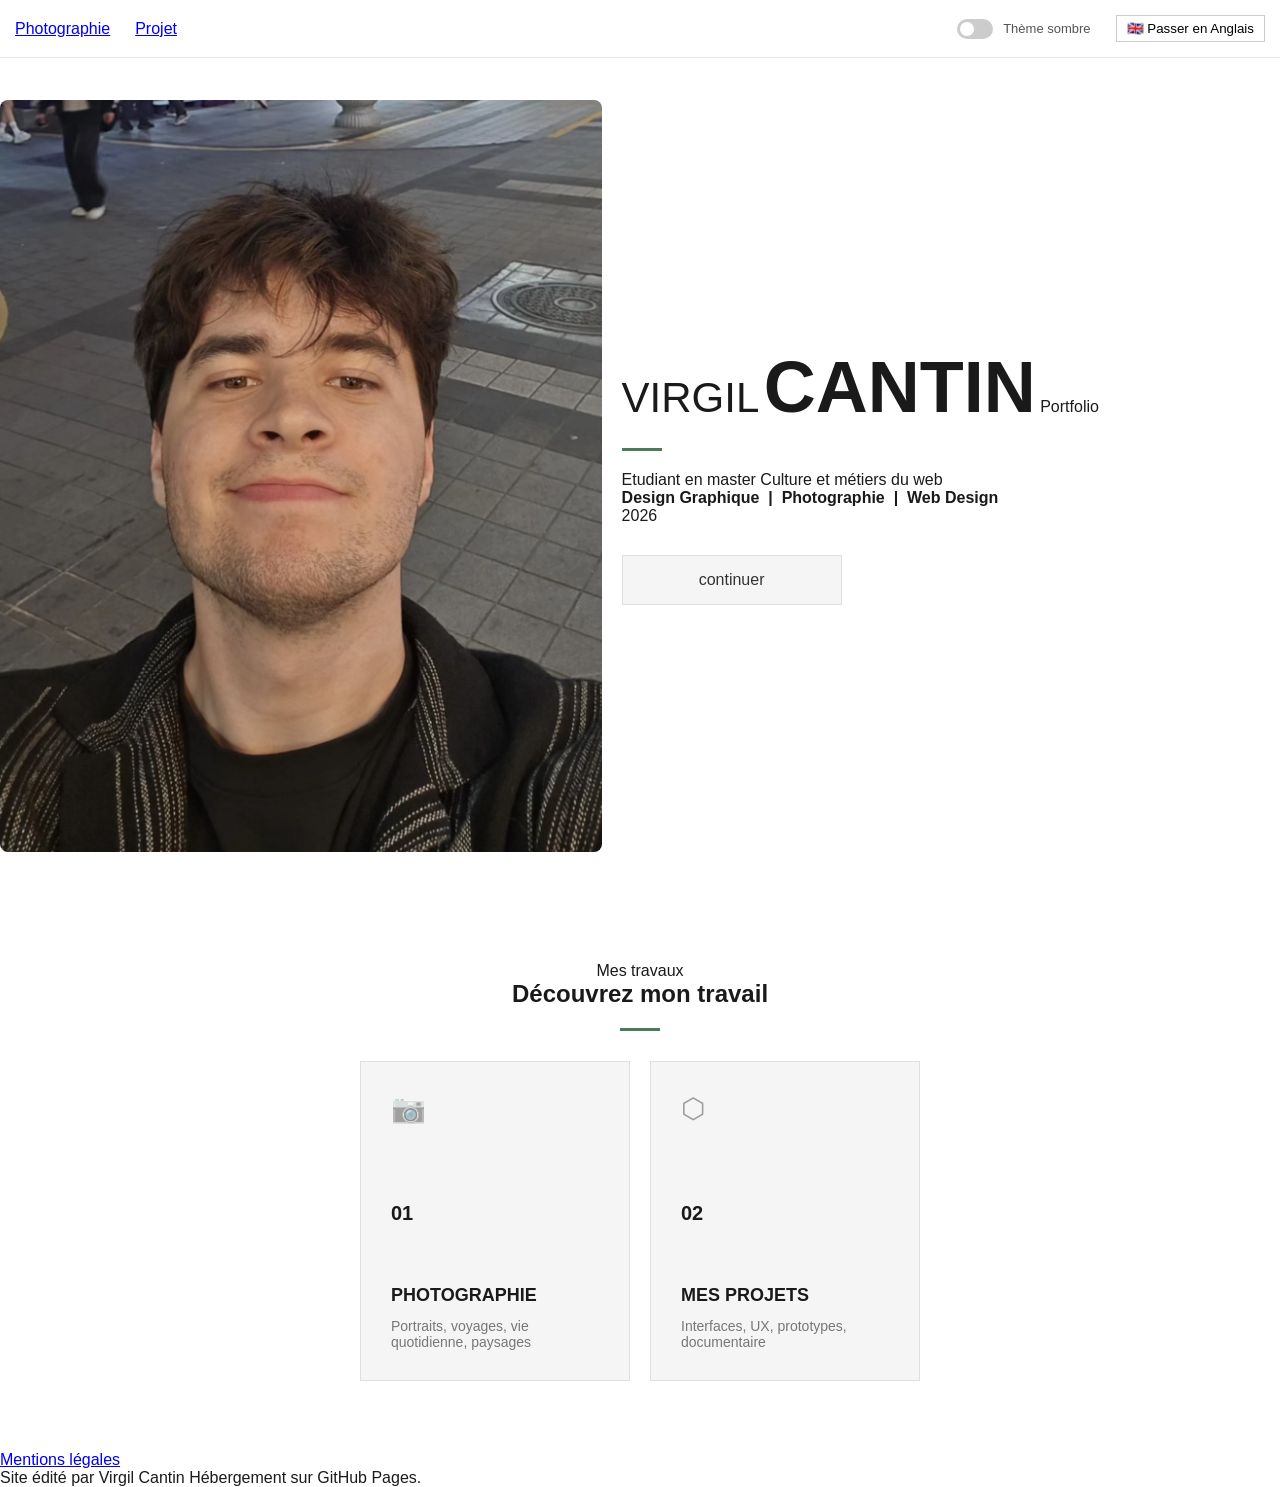
<file: index.html>
<!DOCTYPE html>
<html lang="fr">
<head>
  <meta charset="UTF-8">
  <meta name="viewport" content="width=device-width, initial-scale=1.0">
  <title>Portfolio Accueil</title>
  <link rel="stylesheet" href="index.css" />
  <script src="index.js" defer></script>
</head>

<body>

  <div class="navbar">
    <nav class="menu">
      <a href="photographie.html">Photographie</a>
      <a href="projet.html">Projet</a>
    </nav>

    <div class="contrôles">
      <label class="bouton">
        <label class="interrupteur">
          <input type="checkbox" id="interrupteurSombre" onchange="basculerTheme()" />
          <span class="curseur"></span>
        </label>
        Thème sombre
      </label>
      <button class="bouton-langue" onclick="basculerLangue()">🇬🇧 Passer en Anglais</button>
    </div>
  </div>
  <section class="section" id="section">
    <div class="section-gauche">
      <img class="imageprofil" src="Photo/Screenshot_20260427_023342_Gallery.jpg" alt="photo de profil">
    </div>

    <div class="section-droite">
      <div class="section-contenu">
        <div class="section-nom">
          <span class="nom">Virgil</span>
          <span class="prénom">CANTIN</span>
          <span class="portfolio">Portfolio</span>
        </div>
        <div class="barre"></div>
        <p class="Titre" id="Titre">Etudiant en master Culture et métiers du web</p>
        <p class="Titre"><strong>Design Graphique &nbsp;|&nbsp; Photographie &nbsp;|&nbsp; Web Design</strong></p>
        <p class="année">2026</p>
        <a href="#categories" class="continuer-btn" id="btn-continuer">continuer</a>
      </div>
    </div>
  </section>

  <section class="categories" id="categories">
    <div class="categories-titre">
      <p class="Titre-cat" id="Titre-cat">Mes travaux</p>
      <h2 id="cat-titre">Découvrez mon travail</h2>
      <div class="barre2"></div>
    </div>

    <div class="case">

      <a href="photographie.html" class="lien">
        <span class="case-icone">📷</span>
        <span class="case-flèche">→</span>
        <span class="case-nombre">01</span>
        <span class="case-titre" id="case1-titre">Photo&shy;graphie</span>
        <span class="case-desc" id="case1-desc">Portraits, voyages, vie quotidienne, paysages</span>
      </a>

      <a href="projet.html" class="lien">
        <span class="case-icone">⬡</span>
        <span class="case-flèche">→</span>
        <span class="case-nombre">02</span>
        <span class="case-titre" id="case2-titre">Mes projets</span>
        <span class="case-desc" id="case2-desc">Interfaces, UX, prototypes, documentaire</span>
      </a>

    </div>
  </section>
  <footer>
    <section>
      <a href="mentionslégales.html"> Mentions légales</a>
      <p>
        Site édité par Virgil Cantin
        Hébergement sur GitHub Pages.
      </p>
    </section>
  </footer>
</body>

</html>
</file>
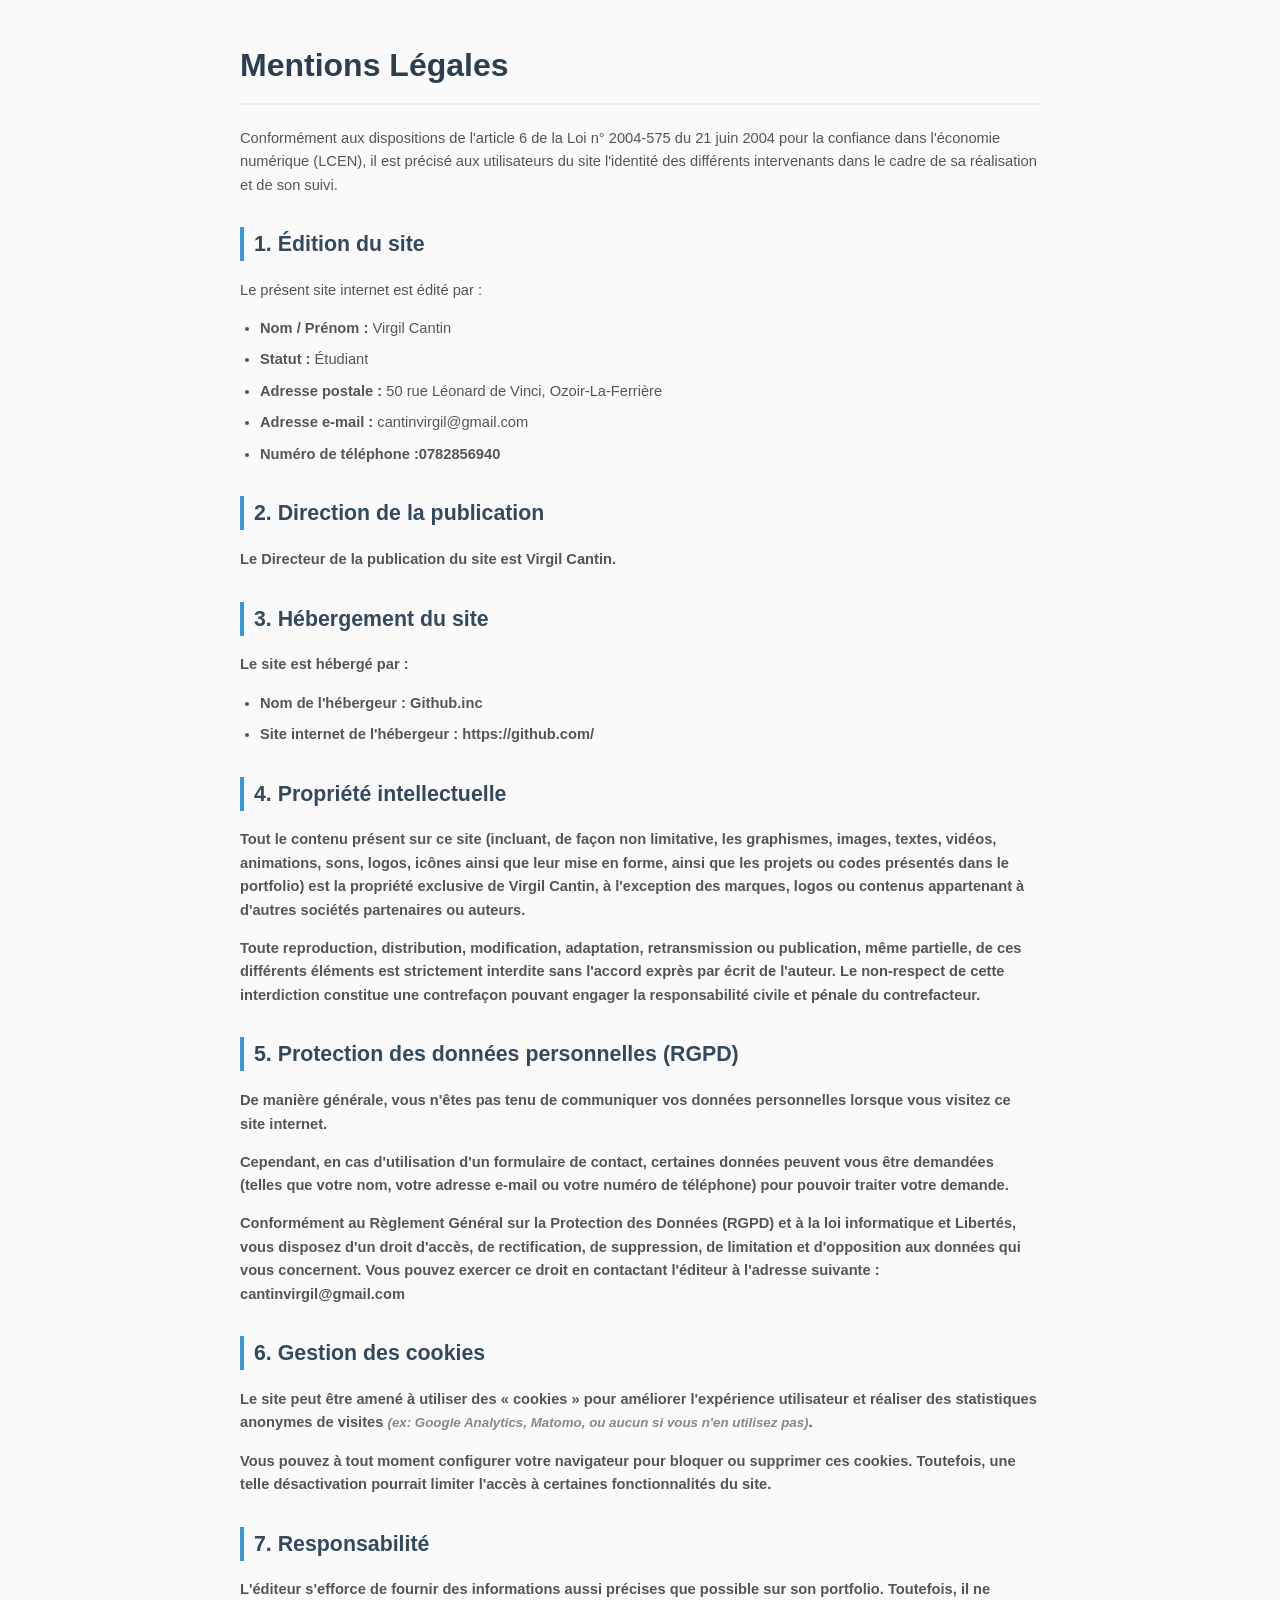
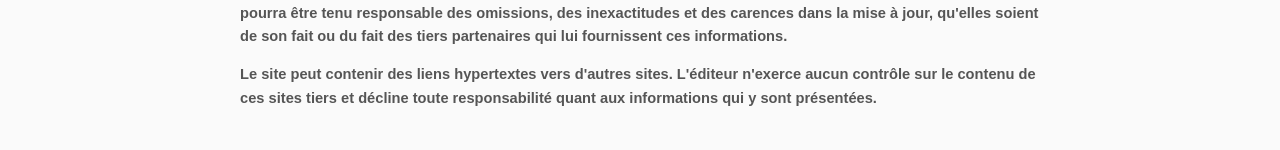
<file: mentionslégales.html>
<!--https://share.gemini.google/ptEBo5l59qn0 mentions légales générés-->
<!DOCTYPE html>
<html lang="fr">
<head>
    <meta charset="UTF-8">
    <meta name="viewport" content="width=device-width, initial-scale=1.0">
    <title>Mentions Légales - Portfolio</title>
  <link rel="stylesheet" href="mentionlégales.css" />
</head>
<body>

    <h1>Mentions Légales</h1>
    <p>Conformément aux dispositions de l'article 6 de la Loi n° 2004-575 du 21 juin 2004 pour la confiance dans l'économie numérique (LCEN), il est précisé aux utilisateurs du site l'identité des différents intervenants dans le cadre de sa réalisation et de son suivi.</p>

    <h2>1. Édition du site</h2>
    <p>Le présent site internet est édité par :</p>
    <ul>
        <li><strong>Nom / Prénom :</strong> Virgil Cantin</li>
        <li><strong>Statut :</strong> Étudiant</li>
        <li><strong>Adresse postale :</strong> 50 rue Léonard de Vinci, Ozoir-La-Ferrière</li>
        <li><strong>Adresse e-mail :</strong> cantinvirgil@gmail.com</li>
        <li><strong>Numéro de téléphone :0782856940</li>
    </ul>

    <h2>2. Direction de la publication</h2>
    <p>Le Directeur de la publication du site est <strong>Virgil Cantin</strong>.</p>

    <h2>3. Hébergement du site</h2>
    <p>Le site est hébergé par :</p>
    <ul>
        <li><strong>Nom de l'hébergeur :</strong> Github.inc</li>
        <li><strong>Site internet de l'hébergeur :</strong> https://github.com/</li>
    </ul>

    <h2>4. Propriété intellectuelle</h2>
    <p>Tout le contenu présent sur ce site (incluant, de façon non limitative, les graphismes, images, textes, vidéos, animations, sons, logos, icônes ainsi que leur mise en forme, ainsi que les projets ou codes présentés dans le portfolio) est la propriété exclusive de <strong>Virgil Cantin</strong>, à l'exception des marques, logos ou contenus appartenant à d'autres sociétés partenaires ou auteurs.</p>
    <p>Toute reproduction, distribution, modification, adaptation, retransmission ou publication, même partielle, de ces différents éléments est strictement interdite sans l'accord exprès par écrit de l'auteur. Le non-respect de cette interdiction constitue une contrefaçon pouvant engager la responsabilité civile et pénale du contrefacteur.</p>

    <h2>5. Protection des données personnelles (RGPD)</h2>
    <p>De manière générale, vous n'êtes pas tenu de communiquer vos données personnelles lorsque vous visitez ce site internet.</p>
    <p>Cependant, en cas d'utilisation d'un formulaire de contact, certaines données peuvent vous être demandées (telles que votre nom, votre adresse e-mail ou votre numéro de téléphone) pour pouvoir traiter votre demande.</p>
    <p>Conformément au Règlement Général sur la Protection des Données (RGPD) et à la loi informatique et Libertés, vous disposez d'un droit d'accès, de rectification, de suppression, de limitation et d'opposition aux données qui vous concernent. Vous pouvez exercer ce droit en contactant l'éditeur à l'adresse suivante : cantinvirgil@gmail.com </p>

    <h2>6. Gestion des cookies</h2>
    <p>Le site peut être amené à utiliser des « cookies » pour améliorer l'expérience utilisateur et réaliser des statistiques anonymes de visites <span class="comment">(ex: Google Analytics, Matomo, ou aucun si vous n'en utilisez pas)</span>.</p>
    <p>Vous pouvez à tout moment configurer votre navigateur pour bloquer ou supprimer ces cookies. Toutefois, une telle désactivation pourrait limiter l'accès à certaines fonctionnalités du site.</p>

    <h2>7. Responsabilité</h2>
    <p>L'éditeur s'efforce de fournir des informations aussi précises que possible sur son portfolio. Toutefois, il ne pourra être tenu responsable des omissions, des inexactitudes et des carences dans la mise à jour, qu'elles soient de son fait ou du fait des tiers partenaires qui lui fournissent ces informations.</p>
    <p>Le site peut contenir des liens hypertextes vers d'autres sites. L'éditeur n'exerce aucun contrôle sur le contenu de ces sites tiers et décline toute responsabilité quant aux informations qui y sont présentées.</p>

</body>
</html>
</file>
<file: index.css>
* {
      box-sizing: border-box;
      margin: 0px;
      padding: 0px;
  }

  html {
      scroll-behavior: smooth;
  }

  /*https://claude.ai/share/2a9bcd50-3921-48bc-a5e4-06797c3963a7 utilisation pour les carrés de catégories*/
  /*https://share.gemini.google/ObUppY1meS0N problème de dimension*/

  body {
      font-family: 'Helvetica Neue', Helvetica, Arial, sans-serif;
      color: #1a1a1a;
      background-color: #ffffff;
      overflow-x: hidden;
  }

  .navbar {
      position: fixed;
      top: 0;
      left: 0;
      width: 100%;
      z-index: 100;
      display: flex;
      justify-content: space-between;
      align-items: center;
      padding: 15px;
      background-color: rgba(255, 255, 255, 0.8);
      border-bottom: 1px solid #e8e8e8;
      backdrop-filter: blur(6px);
  }

  .contrôles,

  .menu {
      display: flex;
      align-items: center;
      gap: 25px;
  }

  .bouton {
      display: flex;
      align-items: center;
      gap: 10px;
      font-size: 13px;
      color: #555;
      cursor: pointer;
  }

  .bouton-langue {
      padding: 5px 10px;
      border: 1px solid #ccc;
      background-color: white;
      cursor: pointer;
  }

  .bouton-langue:hover {
      border-color: #4a7c59;
      color: #4a7c59;
  }

  .interrupteur {
      position: relative;
      width: 36px;
      height: 20px;
  }

  .interrupteur input {
      display: none;
  }

  .interrupteur .curseur {
      position: absolute;
      top: 0;
      bottom: 0;
      left: 0;
      right: 0;
      background-color: #ccc;
      border-radius: 20px;
      cursor: pointer;
  }

  .interrupteur .curseur::before {
      content: '';
      position: absolute;
      width: 14px;
      height: 14px;
      left: 3px;
      top: 3px;
      background-color: white;
      border-radius: 50%;
      transition: 0.2s;
  }

  .interrupteur input:checked+.curseur {
      background-color: #4a7c59;
  }

  .interrupteur input:checked+.curseur::before {
      transform: translateX(16px);
  }

  .section {
      display: flex;
      min-height: 100vh;
      height: auto;
      padding-top: 100px;
      padding-bottom: 50px;
  }

  .section-gauche {
      width: 47%;
      background-color: #ffffff;
      display: flex;
      justify-content: center;
      align-items: center;
  }

  .imageprofil {
      width: 100%;
      height: auto;
      aspect-ratio: 4/5;
      border-radius: 8px;
      object-fit: cover;
  }

  .section-droite {
      width: 53%;
      background-color: #ffffff;
      padding: 20px;
      display: flex;
      align-items: center;
  }

  .section-nom .nom {
      font-family: 'Helvetica Neue', Arial, sans-serif;
      font-size: 42px;
      font-weight: 300;
      text-transform: uppercase;
  }

  .section-nom .prénom {
      font-size: 72px;
      font-weight: bold;
  }

  .barre {
      width: 40px;
      height: 3px;
      background-color: #4a7c59;
      margin-top: 20px;
      margin-bottom: 20px;
  }

  .barre2 {
      width: 40px;
      height: 3px;
      background-color: #4a7c59;
      margin: 20px auto;
  }

  .continuer-btn {
      display: block;
      width: 220px;
      padding: 15px;
      text-align: center;
      background-color: #f5f5f5;
      border: 1px solid #e0e0e0;
      color: #333;
      text-decoration: none;
      margin-top: 30px;
  }

  .continuer-btn:hover {
      background-color: white;
      border-color: #4a7c59;
      color: #4a7c59;
  }

  .categories {
      background-color: #ffffff;
      padding: 60px 20px;
      text-align: center;
  }

  .case {
      display: flex;
      flex-wrap: wrap;
      justify-content: center;
      max-width: 900px;
      margin: 0 auto;
  }

  .case-icone {
      position: absolute;
      top: 30px;
      left: 30px;
      font-size: 28px;
      opacity: 0.4;
      transition: opacity 0.3s ease;
  }

  .case-flèche {
      position: absolute;
      top: 30px;
      right: 30px;
      font-size: 18px;
      color: #4a7c59;
      display: none;
  }

  .case-nombre {
      font-size: 20px;
      font-weight: bold;
      text-transform: uppercase;
      margin-bottom: 10px;
  }

  .case-titre {
      font-size: 20px;
      font-weight: 900;
      text-transform: uppercase;
      margin-bottom: 12px;
  }

  .case-desc {
      font-size: 14px;
      color: #777;
  }

  .lien {
      display: flex;
      flex-direction: column;
      justify-content: flex-end;
      width: 30%;
      height: 320px;
      background-color: #f5f5f5;
      border: 1px solid #e0e0e0;
      padding: 30px;
      margin: 10px;
      text-decoration: none;
      color: #1a1a1a;
      position: relative;
      text-align: left;
      overflow: hidden;
      transition: all 0.3s ease;
  }

  .lien:hover {
      transform: translateY(-8px);
      box-shadow: 0px 10px 20px rgba(0, 0, 0, 0.1);
      border: 1px solid transparent;
      border-bottom: 4px solid #4a7c59;
      border-color: #4a7c59;
  }

  .lien:hover .case-icone {
      opacity: 1;
  }

  .lien:hover .case-flèche {
      display: block;
  }

  .case-titre {
      font-size: 18px;
      font-weight: bold;
      margin-top: 50px;
  }


  body.dark {
      background-color: #111111;
      color: white;
  }

  body.dark .menu a {
      color: white
  }

  body.dark .navbar {
      background-color: rgba(17, 17, 17, 0.9);
      border-bottom: 1px solid #2a2a2a;
  }

  body.dark .section-gauche,
  body.dark .section-droite,
  body.dark .categories {
      background-color: #111111;
  }

  body.dark .lien {
      background-color: #1e1e1e;
      border: 1px solid #2a2a2a;
      color: white;
  }

  body.dark .continuer-btn {
      background-color: #1e1e1e;
      border: 1px solid #333;
      color: white;
  }

  body.dark .bouton-langue {
      background-color: #1e1e1e;
      border-color: #444;
      color: white
  }

  body.dark .bouton,
  body.dark .case-desc,
  body.dark .section-nom .nom {
      color: #cccccc;
  }

  body.dark .menu a:hover {
      color: #4a7c59;
  }

  @media (max-width: 768px) {
      .section {
          flex-direction: column;
      }

      .section-gauche {
          display: none;
      }

      .section-droite {
          width: 100%;
          padding: 30px;
      }

      .lien {
          width: 100%;
      }
  }
</file>
<file: mentionlégales.css>
body {
      font-family: 'Helvetica Neue', Helvetica, Arial, sans-serif;
            line-height: 1.6;
            max-width: 800px;
            margin: 40px auto;
            padding: 0 20px;
            color: #333333;
            background-color: #fafafa;
        }
        h1 {
            color: #2c3e50;
            border-bottom: 2px solid #eaeaea;
            padding-bottom: 12px;
            font-size: 24pt;
        }
        h2 {
            color: #34495e;
            margin-top: 30px;
            font-size: 16pt;
            border-left: 4px solid #3498db;
            padding-left: 10px;
        }
        p, ul {
            color: #555555;
            font-size: 11pt;
        }
        ul {
            padding-left: 20px;
        }
        li {
            margin-bottom: 8px;
        }
        .placeholder {
            background-color: #fff3cd;
            color: #856404;
            padding: 2px 6px;
            border-radius: 4px;
            border: 1px solid #ffeeba;
            font-family: monospace;
            font-size: 10pt;
        }
        .comment {
            color: #7f8c8d;
            font-style: italic;
            font-size: 10pt;
        }
</file>
